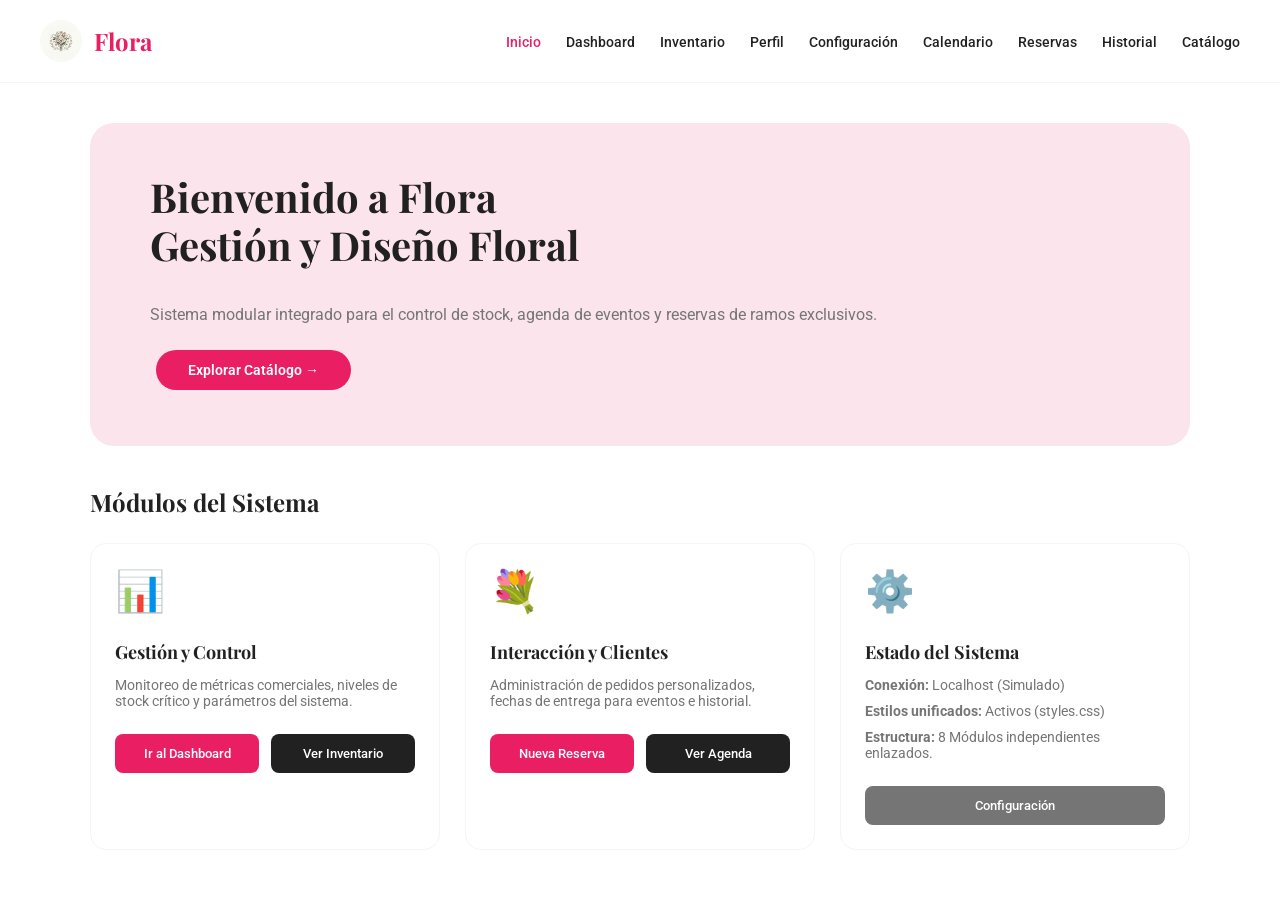
<file: index.html>
<!DOCTYPE html>
<html lang="es">
<head>
    <meta charset="UTF-8">
    <title>Flora - Inicio</title>
    <link rel="stylesheet" href="styles.css">
</head>
<body>

    <nav>
         <div class="logo">
            <img src="imagenes/logo-flores.jpg" alt="Logo Malen y Abi" class="logo-img"> 
            Flora
        </div>
        <ul>
            <li><a href="index.html" style="color: var(--primary-magenta);">Inicio</a></li>
            <li><a href="dashboard.html">Dashboard</a></li>
            <li><a href="inventario.html">Inventario</a></li>
            <li><a href="perfil.html">Perfil</a></li>
            <li><a href="configuracion.html">Configuración</a></li>
            <li><a href="calendario.html">Calendario</a></li>
            <li><a href="reservas.html">Reservas</a></li>
            <li><a href="historial.html">Historial</a></li>
            <li><a href="catalogo.html">Catálogo</a></li>
        </ul>
    </nav>

    <div class="container">
        <div class="hero-section">
            <h1>Bienvenido a Flora<br>Gestión y Diseño Floral</h1>
            <p style="color: var(--light-gray); margin-bottom: 20px; font-size: 16px;">
                Sistema modular integrado para el control de stock, agenda de eventos y reservas de ramos exclusivos.
            </p>
            <div>
                <a href="catalogo.html" class="btn-primary">Explorar Catálogo →</a>
            </div>
        </div>

        <h2>Módulos del Sistema</h2>
        <div class="grid-layout">
            
            <div class="card" style="text-align: left;">
                <div style="font-size: 40px; margin-bottom: 10px;">📊</div>
                <h3>Gestión y Control</h3>
                <p>Monitoreo de métricas comerciales, niveles de stock crítico y parámetros del sistema.</p>
                <div class="card-buttons">
                    <a href="dashboard.html" class="btn-secondary-stack" style="text-align: center; text-decoration: none;">Ir al Dashboard</a>
                    <a href="inventario.html" class="btn-secondary-stack" style="background: #212121; text-align: center; text-decoration: none;">Ver Inventario</a>
                </div>
            </div>

            <div class="card" style="text-align: left;">
                <div style="font-size: 40px; margin-bottom: 10px;">💐</div>
                <h3>Interacción y Clientes</h3>
                <p>Administración de pedidos personalizados, fechas de entrega para eventos e historial.</p>
                <div class="card-buttons">
                    <a href="reservas.html" class="btn-secondary-stack" style="text-align: center; text-decoration: none;">Nueva Reserva</a>
                    <a href="calendario.html" class="btn-secondary-stack" style="background: #212121; text-align: center; text-decoration: none;">Ver Agenda</a>
                </div>
            </div>

            <div class="card" style="text-align: left;">
                <div style="font-size: 40px; margin-bottom: 10px;">⚙️</div>
                <h3>Estado del Sistema</h3>
                <p><strong>Conexión:</strong> Localhost (Simulado)</p>
                <p><strong>Estilos unificados:</strong> Activos (styles.css)</p>
                <p><strong>Estructura:</strong> 8 Módulos independientes enlazados.</p>
                <div class="card-buttons">
                    <a href="configuracion.html" class="btn-secondary-stack" style="background: var(--light-gray); text-align: center; text-decoration: none;">Configuración</a>
                </div>
            </div>

        </div>
    </div>

</body>
</html>
</file>
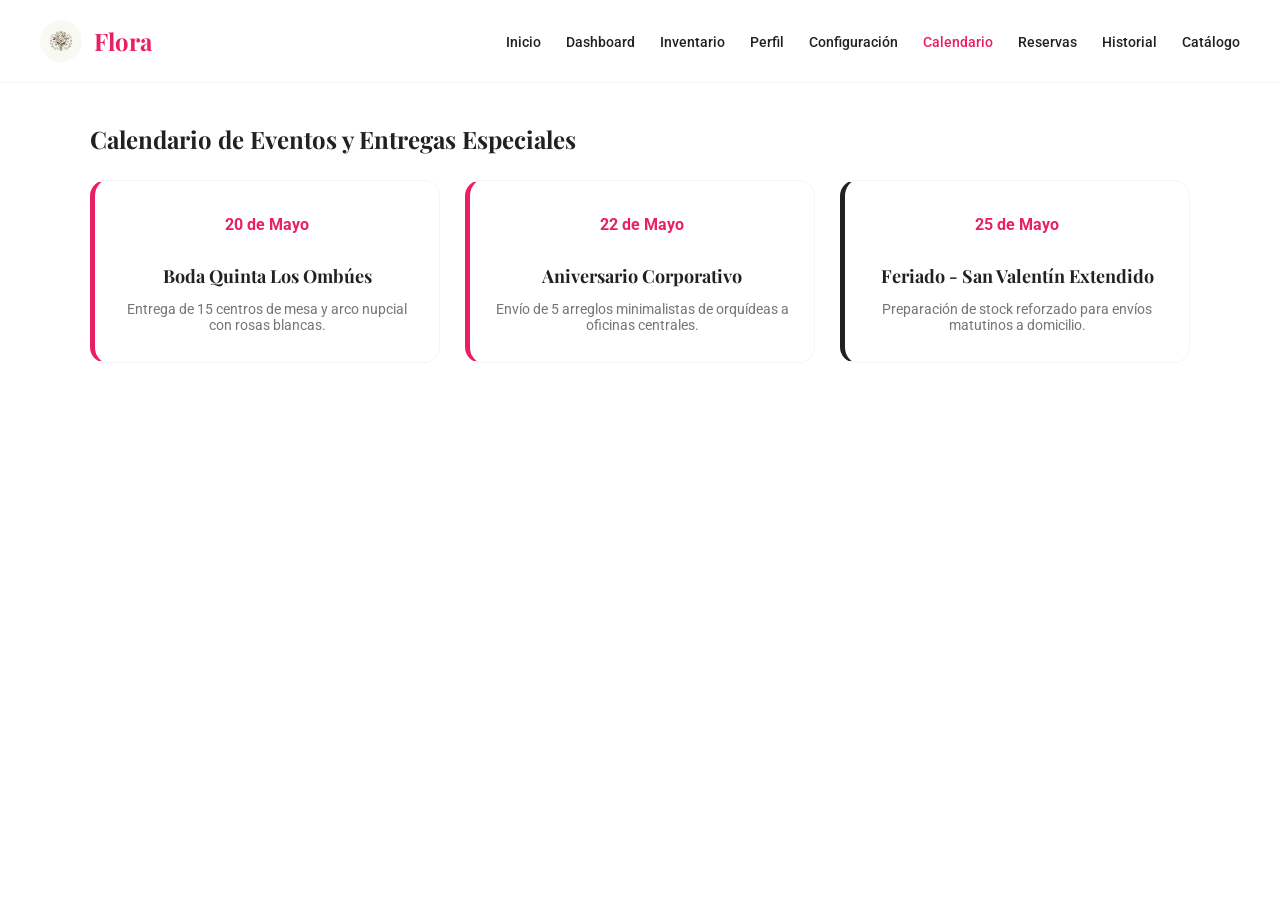
<file: calendario.html>
<!DOCTYPE html>
<html lang="es">
<head>
    <meta charset="UTF-8">
    <title>Flora - Calendario</title>
    <link rel="stylesheet" href="styles.css">
</head>
<body>
    <nav>
        <div class="logo">
            <img src="imagenes/logo-flores.jpg" alt="Logo Malen y Abi" class="logo-img"> 
            Flora
        </div>
        <ul>
            <li><a href="index.html">Inicio</a></li>
            <li><a href="dashboard.html">Dashboard</a></li>
            <li><a href="inventario.html">Inventario</a></li>
            <li><a href="perfil.html">Perfil</a></li>
            <li><a href="configuracion.html">Configuración</a></li>
            <li><a href="calendario.html" style="color: var(--primary-magenta);">Calendario</a></li>
            <li><a href="reservas.html">Reservas</a></li>
            <li><a href="historial.html">Historial</a></li>
            <li><a href="catalogo.html">Catálogo</a></li>
        </ul>
    </nav>
    <div class="container">
        <h2>Calendario de Eventos y Entregas Especiales</h2>
        <div class="grid-layout">
            <div class="card" style="border-left: 5px solid var(--primary-magenta);">
                <div class="price">20 de Mayo</div>
                <h3>Boda Quinta Los Ombúes</h3>
                <p>Entrega de 15 centros de mesa y arco nupcial con rosas blancas.</p>
            </div>
            <div class="card" style="border-left: 5px solid var(--primary-magenta);">
                <div class="price">22 de Mayo</div>
                <h3>Aniversario Corporativo</h3>
                <p>Envío de 5 arreglos minimalistas de orquídeas a oficinas centrales.</p>
            </div>
            <div class="card" style="border-left: 5px solid #212121;">
                <div class="price">25 de Mayo</div>
                <h3>Feriado - San Valentín Extendido</h3>
                <p>Preparación de stock reforzado para envíos matutinos a domicilio.</p>
            </div>
        </div>
    </div>
</body>
</html>
</file>
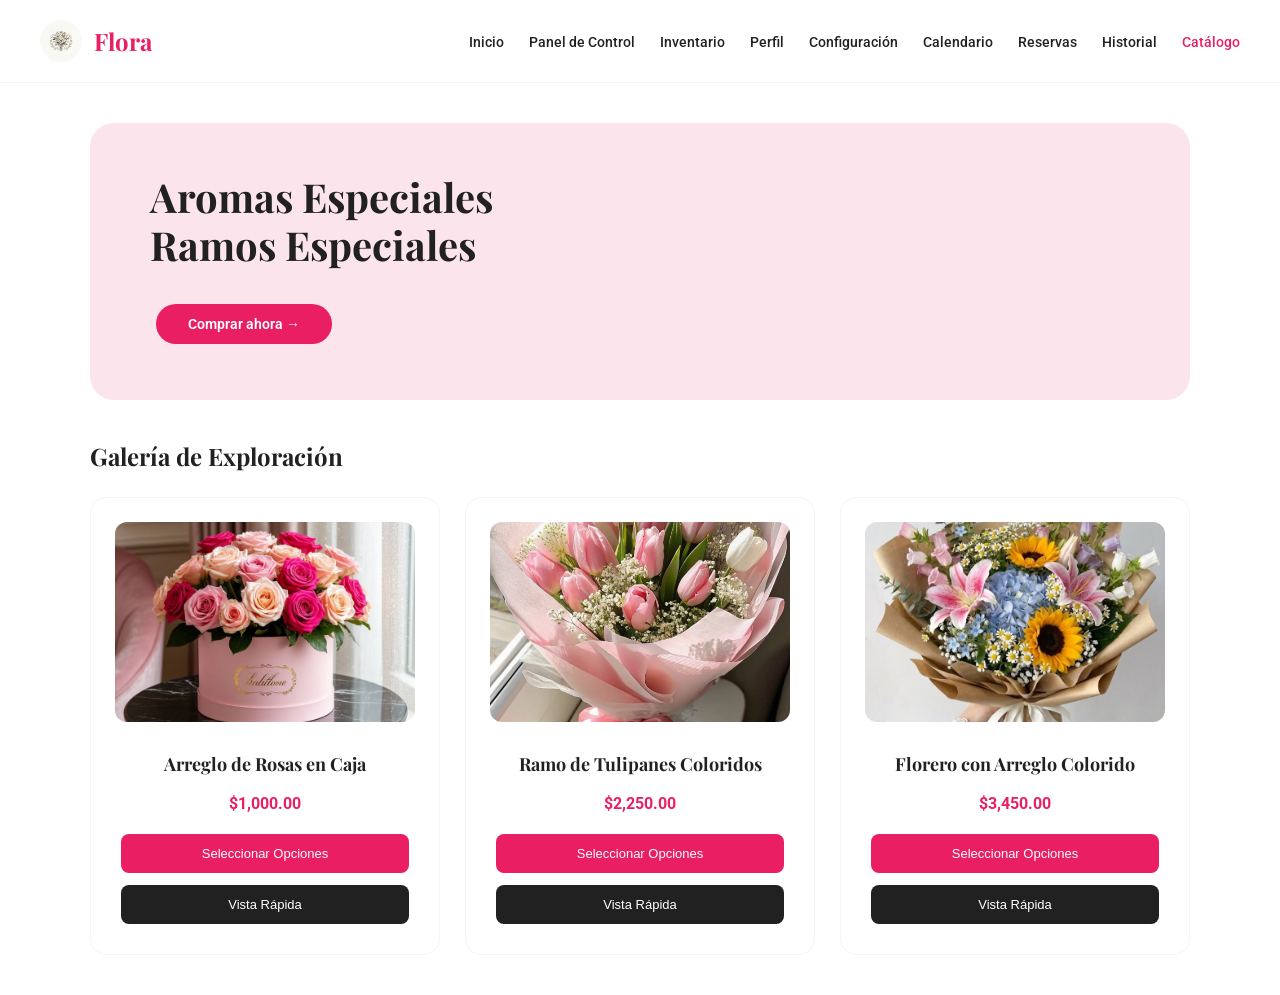
<file: catalogo.html>
<!DOCTYPE html>
<html lang="es">
<head>
    <meta charset="UTF-8">
    <title>Flora - Catálogo</title>
    <link rel="stylesheet" href="styles.css">
</head>
<body>
    <nav>
        <div class="logo">
            <img src="imagenes/logo-flores.jpg" alt="Logo Malen y Abi" class="logo-img"> 
            Flora
        </div>
        <ul>
            <li><a href="index.html">Inicio</a></li>
            <li><a href="dashboard.html">Panel de Control</a></li>
            <li><a href="inventario.html">Inventario</a></li>
            <li><a href="perfil.html">Perfil</a></li>
            <li><a href="configuracion.html">Configuración</a></li>
            <li><a href="calendario.html">Calendario</a></li>
            <li><a href="reservas.html">Reservas</a></li>
            <li><a href="historial.html">Historial</a></li>
            <li><a href="catalogo.html" style="color: var(--primary-magenta);">Catálogo</a></li>
        </ul>
    </nav>
    <div class="container">
        <div class="hero-section">
            <h1>Aromas Especiales<br>Ramos Especiales</h1>
            <div>
                <a href="reservas.html" class="btn-primary" style="margin-top: 15px;">Comprar ahora →</a>
            </div>
        </div>
        <h2>Galería de Exploración </h2>
        <div class="grid-layout">
            
            <!-- TARJETA 1: ROSAS -->
            <div class="card">
                <div class="img-container">
                    <img src="imagenes/rosas.png" alt="Arreglo de Rosas en Caja" class="card-img">
                </div>
                <h3>Arreglo de Rosas en Caja</h3>
                <div class="price">$1,000.00</div>
                <button class="btn-secondary-stack">Seleccionar Opciones</button>
                <button class="btn-secondary-stack" style="background:#212121;">Vista Rápida</button>
            </div>
            
            <!-- TARJETA 2: TULIPANES -->
            <div class="card">
                <div class="img-container">
                    <img src="imagenes/tulipanes.png" alt="Ramo de Tulipanes Coloridos" class="card-img">
                </div>
                <h3>Ramo de Tulipanes Coloridos</h3>
                <div class="price">$2,250.00</div>
                <button class="btn-secondary-stack">Seleccionar Opciones</button>
                <button class="btn-secondary-stack" style="background:#212121;">Vista Rápida</button>
            </div>
            
            <!-- TARJETA 3: FLORERO -->
            <div class="card">
                <div class="img-container">
                    <img src="imagenes/colores.png" alt="Florero con Arreglo Colorido" class="card-img">
                </div>
                <h3>Florero con Arreglo Colorido</h3>
                <div class="price">$3,450.00</div>
                <button class="btn-secondary-stack">Seleccionar Opciones</button>
                <button class="btn-secondary-stack" style="background:#212121;">Vista Rápida</button>
            </div>

        </div>
    </div>
</body>
</html>
</file>
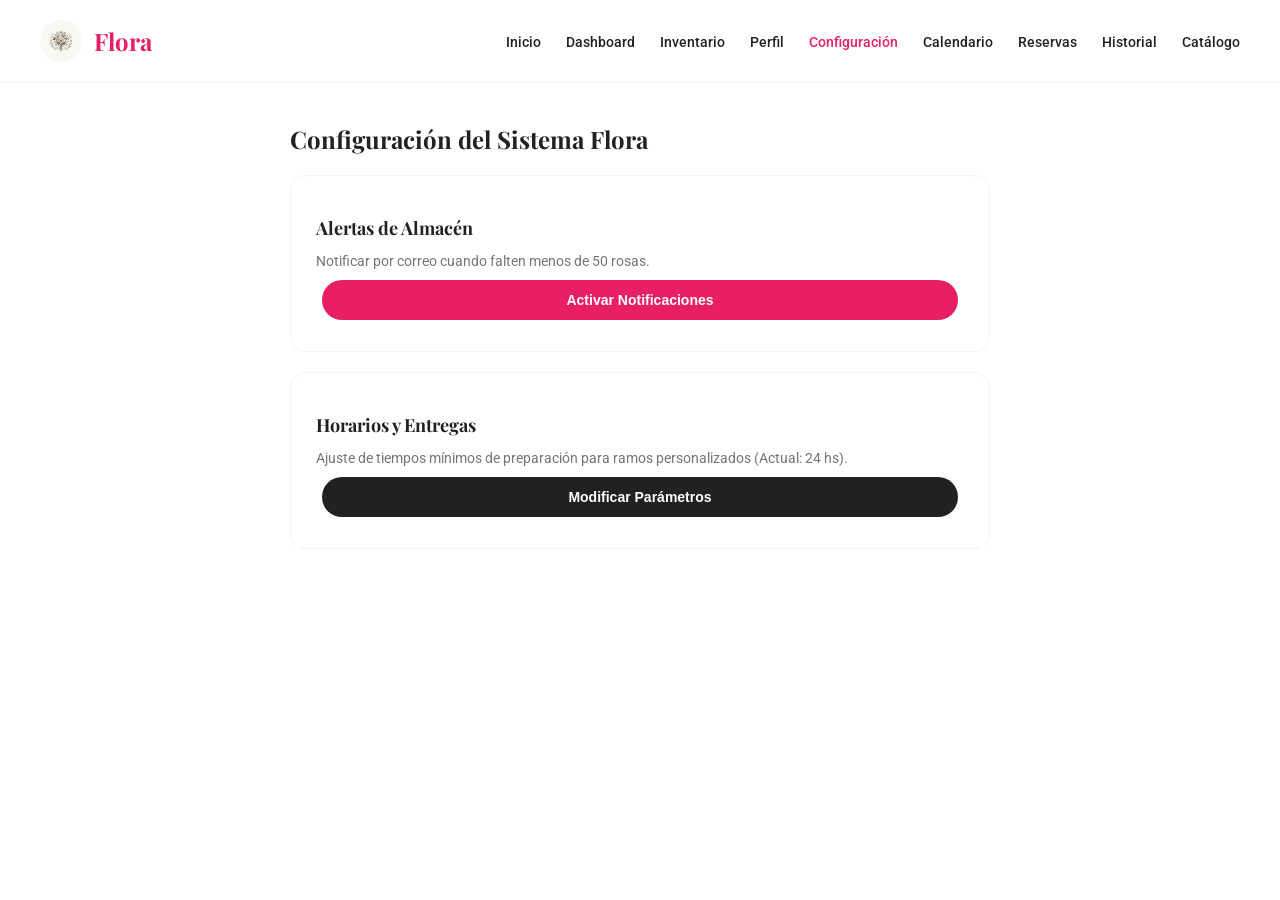
<file: configuracion.html>
<!DOCTYPE html>
<html lang="es">
<head>
    <meta charset="UTF-8">
    <title>Flora - Configuración</title>
    <link rel="stylesheet" href="styles.css">
</head>
<body>
    <nav>
         <div class="logo">
            <img src="imagenes/logo-flores.jpg" alt="Logo Malen y Abi" class="logo-img"> 
            Flora
        </div>
        <ul>
            <li><a href="index.html" >Inicio</a></li>
            <li><a href="dashboard.html">Dashboard</a></li>
            <li><a href="inventario.html">Inventario</a></li>
            <li><a href="perfil.html">Perfil</a></li>
            <li><a href="configuracion.html" style="color: var(--primary-magenta);">Configuración</a></li>
            <li><a href="calendario.html">Calendario</a></li>
            <li><a href="reservas.html">Reservas</a></li>
            <li><a href="historial.html">Historial</a></li>
            <li><a href="catalogo.html">Catálogo</a></li>
        </ul>
    </nav>
    <div class="container" style="max-width: 700px;">
        <h2>Configuración del Sistema Flora</h2>
        <div class="card" style="text-align: left; padding: 25px; margin-bottom: 20px;">
            <h3>Alertas de Almacén</h3>
            <p>Notificar por correo cuando falten menos de 50 rosas.</p>
            <button>Activar Notificaciones</button>
        </div>
        <div class="card" style="text-align: left; padding: 25px;">
            <h3>Horarios y Entregas</h3>
            <p>Ajuste de tiempos mínimos de preparación para ramos personalizados (Actual: 24 hs).</p>
            <button style="background: #212121;">Modificar Parámetros</button>
        </div>
    </div>
</body>
</html>
</file>
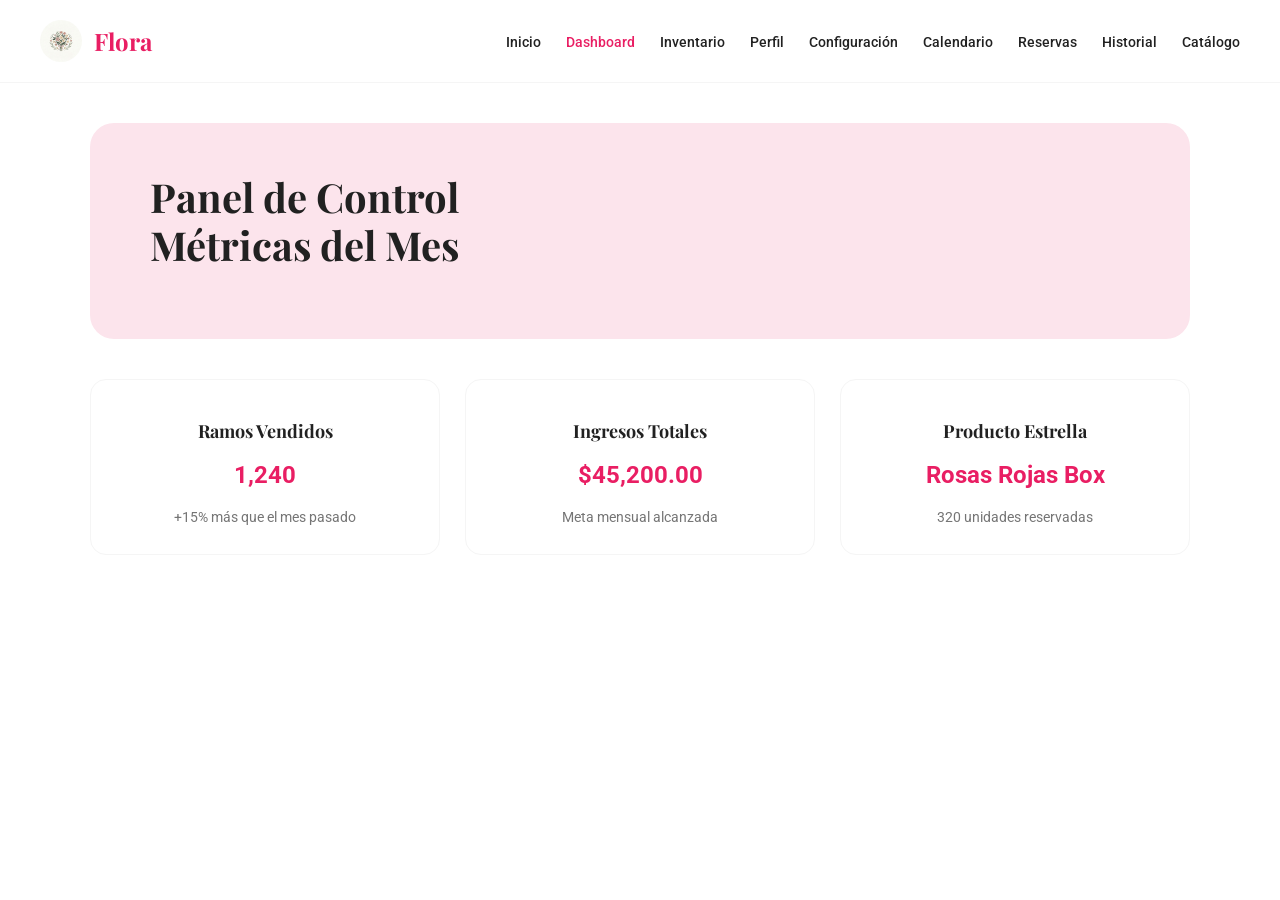
<file: dashboard.html>
<!DOCTYPE html>
<html lang="es">
<head>
    <meta charset="UTF-8">
    <title>Flora - Dashboard</title>
    <link rel="stylesheet" href="styles.css">
</head>
<body>
    <nav>
         <div class="logo">
            <img src="imagenes/logo-flores.jpg" alt="Logo Malen y Abi" class="logo-img"> 
            Flora
        </div>
        <ul>
            <li><a href="index.html" >Inicio</a></li>
            <li><a href="dashboard.html" style="color: var(--primary-magenta);">Dashboard</a></li>
            <li><a href="inventario.html">Inventario</a></li>
            <li><a href="perfil.html">Perfil</a></li>
            <li><a href="configuracion.html">Configuración</a></li>
            <li><a href="calendario.html">Calendario</a></li>
            <li><a href="reservas.html">Reservas</a></li>
            <li><a href="historial.html">Historial</a></li>
            <li><a href="catalogo.html">Catálogo</a></li>
        </ul>
    </nav>
    <div class="container">
        <div class="hero-section">
            <h1>Panel de Control<br>Métricas del Mes</h1>
        </div>
        <div class="grid-layout">
            <div class="card">
                <h3>Ramos Vendidos</h3>
                <div class="price" style="font-size: 24px;">1,240</div>
                <p>+15% más que el mes pasado</p>
            </div>
            <div class="card">
                <h3>Ingresos Totales</h3>
                <div class="price" style="font-size: 24px;">$45,200.00</div>
                <p>Meta mensual alcanzada</p>
            </div>
            <div class="card">
                <h3>Producto Estrella</h3>
                <div class="price" style="font-size: 24px;">Rosas Rojas Box</div>
                <p>320 unidades reservadas</p>
            </div>
        </div>
    </div>
</body>
</html>
</file>
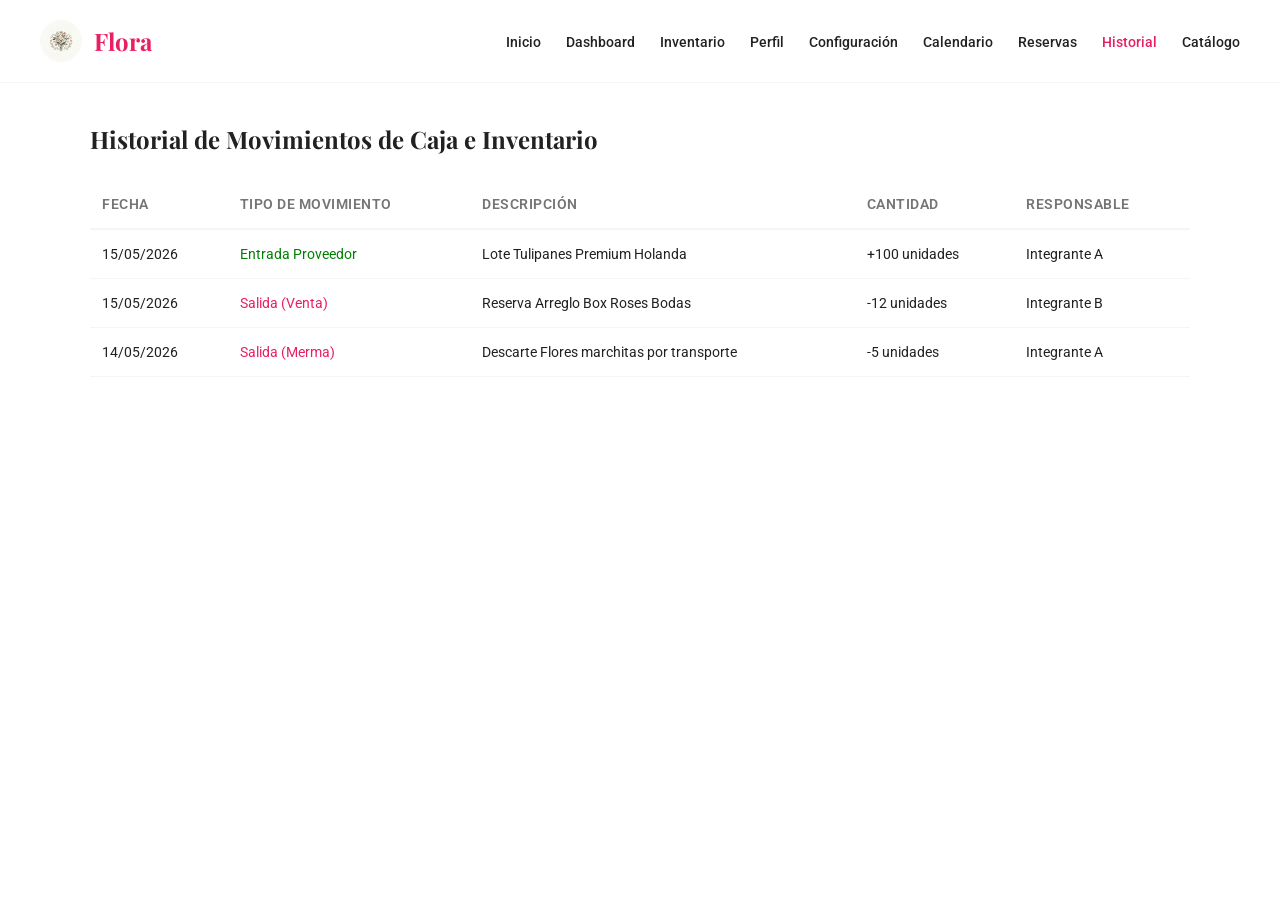
<file: historial.html>
<!DOCTYPE html>
<html lang="es">
<head>
    <meta charset="UTF-8">
    <title>Flora - Historial</title>
    <link rel="stylesheet" href="styles.css">
</head>
<body>
    <nav>
         <div class="logo">
            <img src="imagenes/logo-flores.jpg" alt="Logo Malen y Abi" class="logo-img"> 
            Flora
        </div>
        <ul>
            <li><a href="index.html">Inicio</a></li>
            <li><a href="dashboard.html">Dashboard</a></li>
            <li><a href="inventario.html">Inventario</a></li>
            <li><a href="perfil.html">Perfil</a></li>
            <li><a href="configuracion.html">Configuración</a></li>
            <li><a href="calendario.html">Calendario</a></li>
            <li><a href="reservas.html">Reservas</a></li>
            <li><a href="historial.html" style="color: var(--primary-magenta);">Historial</a></li>
            <li><a href="catalogo.html">Catálogo</a></li>
        </ul>
    </nav>
    <div class="container">
        <h2>Historial de Movimientos de Caja e Inventario</h2>
        <table>
            <thead>
                <tr>
                    <th>Fecha</th>
                    <th>Tipo de Movimiento</th>
                    <th>Descripción</th>
                    <th>Cantidad</th>
                    <th>Responsable</th>
                </tr>
            </thead>
            <tbody>
                <tr>
                    <td>15/05/2026</td>
                    <td style="color: green;">Entrada Proveedor</td>
                    <td>Lote Tulipanes Premium Holanda</td>
                    <td>+100 unidades</td>
                    <td>Integrante A</td>
                </tr>
                <tr>
                    <td>15/05/2026</td>
                    <td style="color: var(--primary-magenta);">Salida (Venta)</td>
                    <td>Reserva Arreglo Box Roses Bodas</td>
                    <td>-12 unidades</td>
                    <td>Integrante B</td>
                </tr>
                <tr>
                    <td>14/05/2026</td>
                    <td style="color: var(--primary-magenta);">Salida (Merma)</td>
                    <td>Descarte Flores marchitas por transporte</td>
                    <td>-5 unidades</td>
                    <td>Integrante A</td>
                </tr>
            </tbody>
        </table>
    </div>
</body>
</html>
</file>
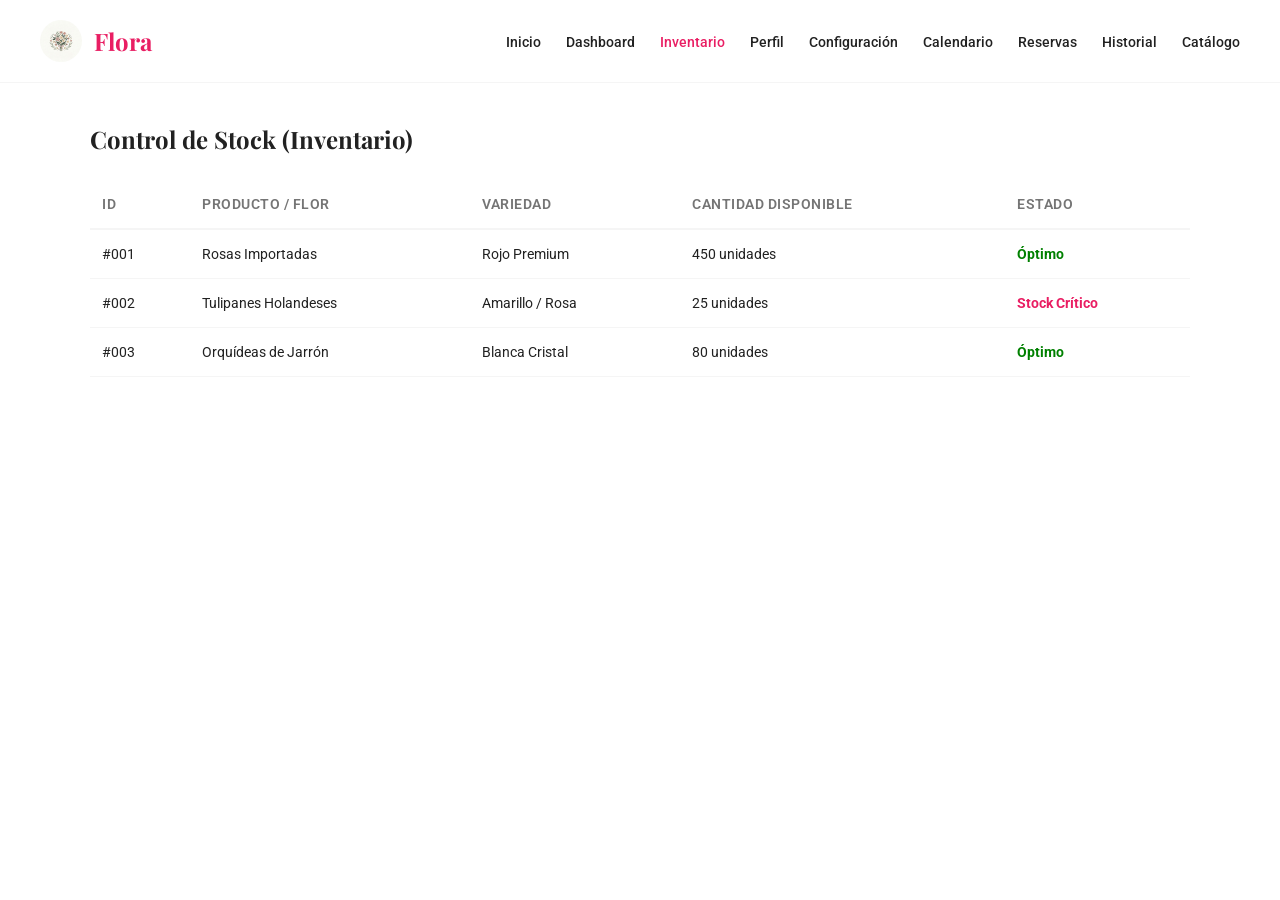
<file: inventario.html>
<!DOCTYPE html>
<html lang="es">
<head>
    <meta charset="UTF-8">
    <title>Flora - Inventario</title>
    <link rel="stylesheet" href="styles.css">
</head>
<body>
    <nav>
        <div class="logo">
            <img src="imagenes/logo-flores.jpg" alt="Logo Malen y Abi" class="logo-img"> 
            Flora
        </div>
        <ul>
            <li><a href="index.html">Inicio</a></li>
            <li><a href="dashboard.html">Dashboard</a></li>
            <li><a href="inventario.html" style="color: var(--primary-magenta);">Inventario</a></li>
            <li><a href="perfil.html">Perfil</a></li>
            <li><a href="configuracion.html">Configuración</a></li>
            <li><a href="calendario.html">Calendario</a></li>
            <li><a href="reservas.html">Reservas</a></li>
            <li><a href="historial.html">Historial</a></li>
            <li><a href="catalogo.html">Catálogo</a></li>
        </ul>
    </nav>
    <div class="container">
        <h2>Control de Stock (Inventario)</h2>
        <table>
            <thead>
                <tr>
                    <th>ID</th>
                    <th>Producto / Flor</th>
                    <th>Variedad</th>
                    <th>Cantidad Disponible</th>
                    <th>Estado</th>
                </tr>
            </thead>
            <tbody>
                <tr>
                    <td>#001</td>
                    <td>Rosas Importadas</td>
                    <td>Rojo Premium</td>
                    <td>450 unidades</td>
                    <td style="color: green; font-weight: bold;">Óptimo</td>
                </tr>
                <tr>
                    <td>#002</td>
                    <td>Tulipanes Holandeses</td>
                    <td>Amarillo / Rosa</td>
                    <td>25 unidades</td>
                    <td style="color: var(--primary-magenta); font-weight: bold;">Stock Crítico</td>
                </tr>
                <tr>
                    <td>#003</td>
                    <td>Orquídeas de Jarrón</td>
                    <td>Blanca Cristal</td>
                    <td>80 unidades</td>
                    <td style="color: green; font-weight: bold;">Óptimo</td>
                </tr>
            </tbody>
        </table>
    </div>
</body>
</html>
</file>
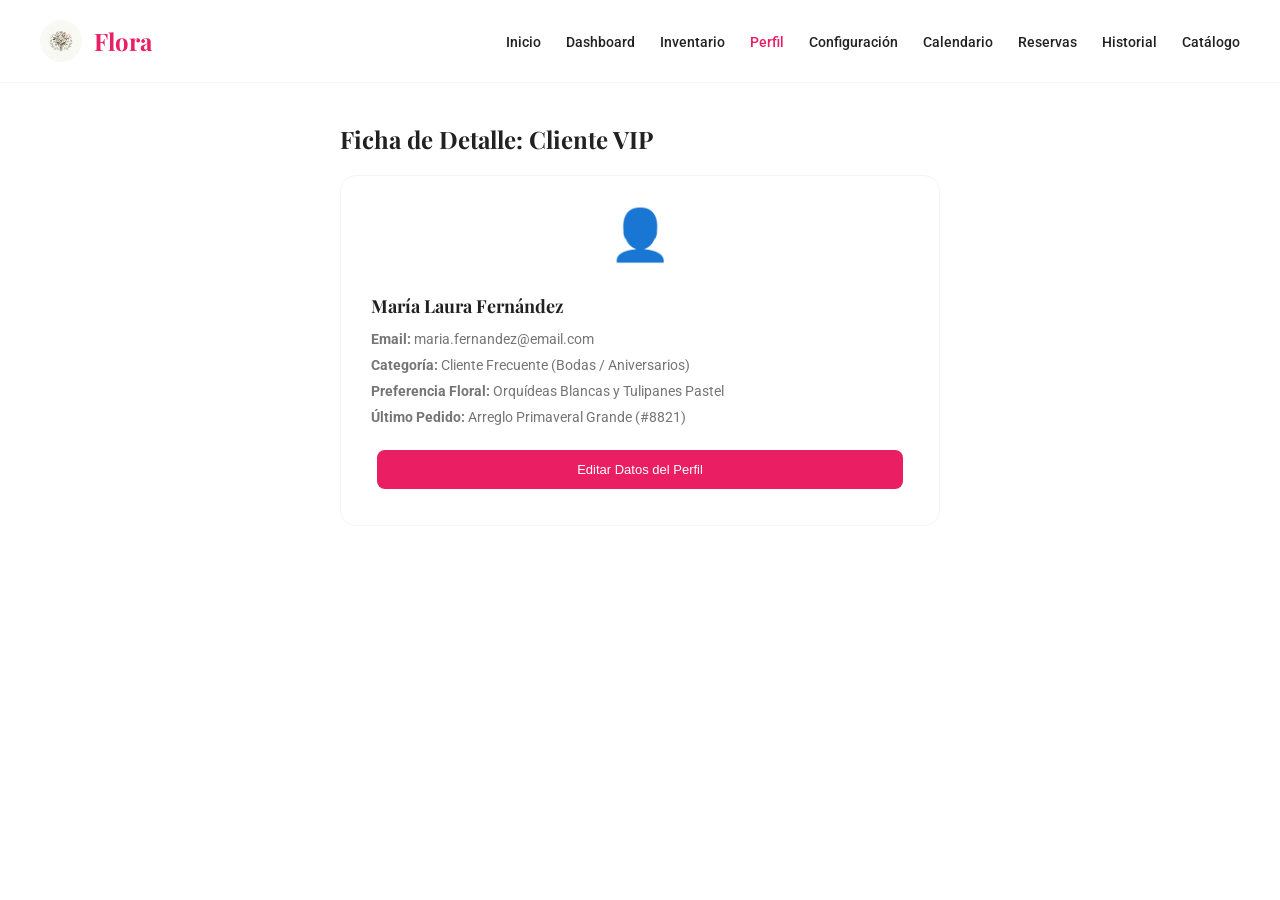
<file: perfil.html>
<!DOCTYPE html>
<html lang="es">
<head>
    <meta charset="UTF-8">
    <title>Flora - Perfil</title>
    <link rel="stylesheet" href="styles.css">
</head>
<body>
    <nav>
         <div class="logo">
            <img src="imagenes/logo-flores.jpg" alt="Logo Malen y Abi" class="logo-img"> 
            Flora
        </div>
        <ul>
            <li><a href="index.html" >Inicio</a></li>
            <li><a href="dashboard.html">Dashboard</a></li>
            <li><a href="inventario.html">Inventario</a></li>
            <li><a href="perfil.html" style="color: var(--primary-magenta);">Perfil</a></li>
            <li><a href="configuracion.html">Configuración</a></li>
            <li><a href="calendario.html">Calendario</a></li>
            <li><a href="reservas.html">Reservas</a></li>
            <li><a href="historial.html">Historial</a></li>
            <li><a href="catalogo.html">Catálogo</a></li>
        </ul>
    </nav>
    <div class="container" style="max-width: 600px;">
        <h2>Ficha de Detalle: Cliente VIP</h2>
        <div class="card" style="text-align: left; padding: 30px;">
            <div style="font-size: 50px; text-align: center; margin-bottom: 15px;">👤</div>
            <h3>María Laura Fernández</h3>
            <p><strong>Email:</strong> maria.fernandez@email.com</p>
            <p><strong>Categoría:</strong> Cliente Frecuente (Bodas / Aniversarios)</p>
            <p><strong>Preferencia Floral:</strong> Orquídeas Blancas y Tulipanes Pastel</p>
            <p><strong>Último Pedido:</strong> Arreglo Primaveral Grande (#8821)</p>
            <button class="btn-secondary-stack" style="margin-top: 20px;">Editar Datos del Perfil</button>
        </div>
    </div>
</body>
</html>
</file>
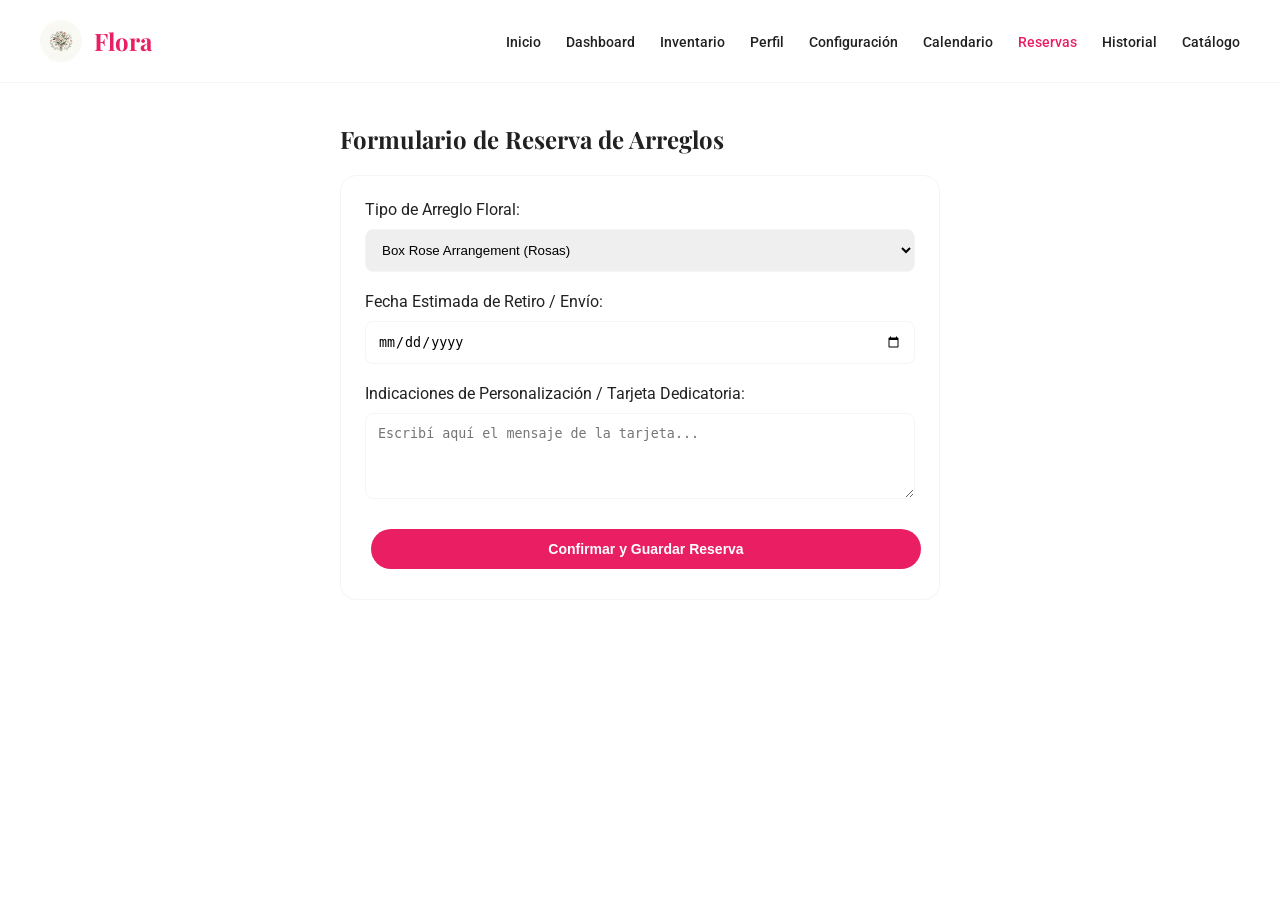
<file: reservas.html>
<!DOCTYPE html>
<html lang="es">
<head>
    <meta charset="UTF-8">
    <title>Flora - Reservas</title>
    <link rel="stylesheet" href="styles.css">
    <style>
        input, select, textarea {
            width: 100%; padding: 12px; margin: 10px 0 20px 0;
            border: 1px solid var(--border-gray); border-radius: 8px; box-sizing: border-box;
        }
    </style>
</head>
<body>
    <nav>
         <div class="logo">
            <img src="imagenes/logo-flores.jpg" alt="Logo Malen y Abi" class="logo-img"> 
            Flora
        </div>
        <ul>
            <li><a href="index.html">Inicio</a></li>
            <li><a href="dashboard.html">Dashboard</a></li>
            <li><a href="inventario.html">Inventario</a></li>
            <li><a href="perfil.html">Perfil</a></li>
            <li><a href="configuracion.html">Configuración</a></li>
            <li><a href="calendario.html">Calendario</a></li>
            <li><a href="reservas.html" style="color: var(--primary-magenta);">Reservas</a></li>
            <li><a href="historial.html">Historial</a></li>
            <li><a href="catalogo.html">Catálogo</a></li>
        </ul>
    </nav>
    <div class="container" style="max-width: 600px;">
        <h2>Formulario de Reserva de Arreglos</h2>
        <div class="card" style="text-align: left;">
            <form action="historial.html" method="GET">
                <label>Tipo de Arreglo Floral:</label>
                <select required>
                    <option>Box Rose Arrangement (Rosas)</option>
                    <option>Colorful Tulip Bouquet (Tulipanes)</option>
                    <option>Colorful Vase (Orquídeas)</option>
                </select>
                <label>Fecha Estimada de Retiro / Envío:</label>
                <input type="date" required>
                <label>Indicaciones de Personalización / Tarjeta Dedicatoria:</label>
                <textarea rows="4" placeholder="Escribí aquí el mensaje de la tarjeta..."></textarea>
                <button type="submit" style="width: 100%;">Confirmar y Guardar Reserva</button>
            </form>
        </div>
    </div>
</body>
</html>
</file>
<file: styles.css>
/* ==========================================================================
   Importación de Fuentes (Todo desde CSS)
   ========================================================================== */
@import url('https://fonts.googleapis.com/css2?family=Playfair+Display:ital,wght@0,400..900;1,400..900&family=Roboto:wght@400;500;700&display=swap');

/* ==========================================================================
   Variables de Diseño - Identidad Visual Flora (Magenta & Blanco Minimalista)
   ========================================================================== */
:root {
    --primary-magenta: #e91e63; /* Rosa vibrante para botones, logos y links activos */
    --soft-pink: #fce4ec;       /* Fondo pastel suave para el banner superior */
    --dark-text: #212121;       /* Gris oscuro para títulos y legibilidad alta */
    --light-gray: #757575;      /* Gris intermedio para descripciones secundarias */
    --border-gray: #f5f5f5;     /* Separadores y bordes limpios de tarjetas */
    --white: #ffffff;           /* Fondo general limpio */
    --shadow-subtle: rgba(0, 0, 0, 0.05); /* Sombra suave para efectos hover */
}

/* ==========================================================================
   Estilos Globales y Tipografía
   ========================================================================== */
body {
    font-family: 'Roboto', 'Segoe UI', Arial, sans-serif;
    background-color: var(--white);
    color: var(--dark-text);
    margin: 0;
    padding: 0;
    -webkit-font-smoothing: antialiased;
}

/* Aplicación de la fuente elegante a títulos y Logo */
h1, h2, h3, h4, .logo, nav .logo {
    font-family: 'Playfair Display', Georgia, serif;
}

/* ==========================================================================
   Menú de Navegación Global (Navbar Limpia)
   ========================================================================== */
nav {
    background-color: var(--white);
    padding: 20px 40px;
    display: flex;
    justify-content: space-between;
    align-items: center;
    border-bottom: 1px solid var(--border-gray);
}

nav .logo {
    color: var(--primary-magenta);
    font-size: 24px;
    font-weight: bold;
    display: flex;
    align-items: center;
    gap: 12px; /* Espacio entre la imagen del logo y el texto */
}

/* Control del tamaño del nuevo logo de Malen y Abi */
.logo-img {
    width: 42px;          /* Ancho ideal para la barra de navegación */
    height: 42px;         /* Alto ideal para mantener la proporción 1:1 */
    object-fit: cover;    /* Evita que el ramo se aplaste o deforme */
    border-radius: 50%;   /* Hace que la imagen encaje de forma armónica */
}

nav ul {
    list-style: none;
    padding: 0;
    margin: 0;
    display: flex;
    gap: 25px;
    flex-wrap: wrap; 
}

nav a {
    color: var(--dark-text);
    text-decoration: none;
    font-weight: 500;
    font-size: 14px;
    transition: color 0.2s ease-in-out;
}

nav a:hover {
    color: var(--primary-magenta);
}

/* ==========================================================================
   Estructura de Contenedores y Diseños de Grilla
   ========================================================================== */
.container {
    max-width: 1100px;
    margin: 40px auto;
    padding: 0 20px;
}

.hero-section {
    background-color: var(--soft-pink);
    border-radius: 24px;
    padding: 50px 60px;
    margin-bottom: 40px;
    display: flex;
    flex-direction: column;
    justify-content: center;
    align-items: flex-start;
}

.hero-section h1 {
    font-size: 40px;
    color: var(--dark-text);
    margin: 0 0 20px 0;
    line-height: 1.2;
    font-weight: 700;
}

.grid-layout {
    display: grid;
    grid-template-columns: repeat(auto-fill, minmax(280px, 1fr));
    gap: 25px;
    margin-top: 25px;
}

.card {
    background: var(--white);
    border: 1px solid var(--border-gray);
    border-radius: 16px;
    padding: 24px;
    text-align: center;
    transition: transform 0.2s ease, box-shadow 0.2s ease;
    display: flex;
    flex-direction: column; /* Permite un mejor orden interno en tarjetas alineadas a la izquierda */
}

.card:hover {
    transform: translateY(-4px);
    box-shadow: 0 12px 24px var(--shadow-subtle);
}

/* Contenedor gris de las imágenes del catálogo */
.img-container {
    background-color: var(--border-gray);
    border-radius: 12px;
    height: 200px;         
    overflow: hidden;      
    display: flex;
    justify-content: center;
    align-items: center;
    margin-bottom: 15px;   
}

/* Imagen de los productos del catálogo */
.card-img {
    width: 100%;
    height: 100%;
    object-fit: cover;     
    object-position: center; 
}

.card h3 {
    font-size: 18px;
    margin: 15px 0 8px 0;
    color: var(--dark-text);
}

.card p {
    font-size: 14px;
    color: var(--light-gray);
    margin: 5px 0;
}

.card .price {
    color: var(--primary-magenta);
    font-weight: bold;
    font-size: 16px;
    margin: 10px 0 15px 0;
}

/* ==========================================================================
   Elementos de Interacción (Botones y Enlaces de Acción)
   ========================================================================== */
/* Botones principales (Forma de píldora / ovalados) */
button, .btn-primary {
    background-color: var(--primary-magenta);
    color: var(--white);
    border: none;
    padding: 12px 32px;
    border-radius: 50px; 
    font-weight: 600;
    font-size: 14px;
    cursor: pointer;
    transition: background-color 0.2s ease;
    display: inline-block;
    text-decoration: none;
    margin: 6px; 
}

button:hover, .btn-primary:hover {
    background-color: #c2185b; 
}

/* Botones secundarios (Rectangulares del catálogo) */
.btn-secondary-stack {
    background-color: var(--primary-magenta);
    color: var(--white);
    padding: 12px;
    border-radius: 8px; 
    font-size: 13px;
    font-weight: 500;
    border: none;
    cursor: pointer;
    box-sizing: border-box;
    transition: opacity 0.2s ease;
    flex: 1; /* Hace que los dos botones compartan el espacio de forma limpia */
}

.btn-secondary-stack:hover {
    opacity: 0.9;
}

/* --- NUEVO CONTENEDOR PARA SEPARAR BOTONES DEL TEXTO EN LOS MÓDULOS --- */
.card-buttons {
    display: flex;
    gap: 12px;            /* Separa los dos botones entre sí horizontalmente */
    margin-top: 20px;     /* 👈 SEPARACIÓN DEL TEXTO DE ARRIBA */
    width: 100%;
}

/* ==========================================================================
   Tablas de Datos Limpias (Inventario e Historial)
   ========================================================================= */
table {
    width: 100%;
    border-collapse: collapse;
    margin-top: 25px;
    background: var(--white);
}

th {
    border-bottom: 2px solid var(--border-gray);
    padding: 16px 12px;
    text-align: left;
    color: var(--light-gray);
    font-size: 14px;
    font-weight: 600;
    text-transform: uppercase;
    letter-spacing: 0.5px;
}

td {
    padding: 16px 12px;
    border-bottom: 1px solid var(--border-gray);
    color: var(--dark-text);
    font-size: 14px;
}

tr:hover td {
    background-color: #fafafa; 
}
</file>
